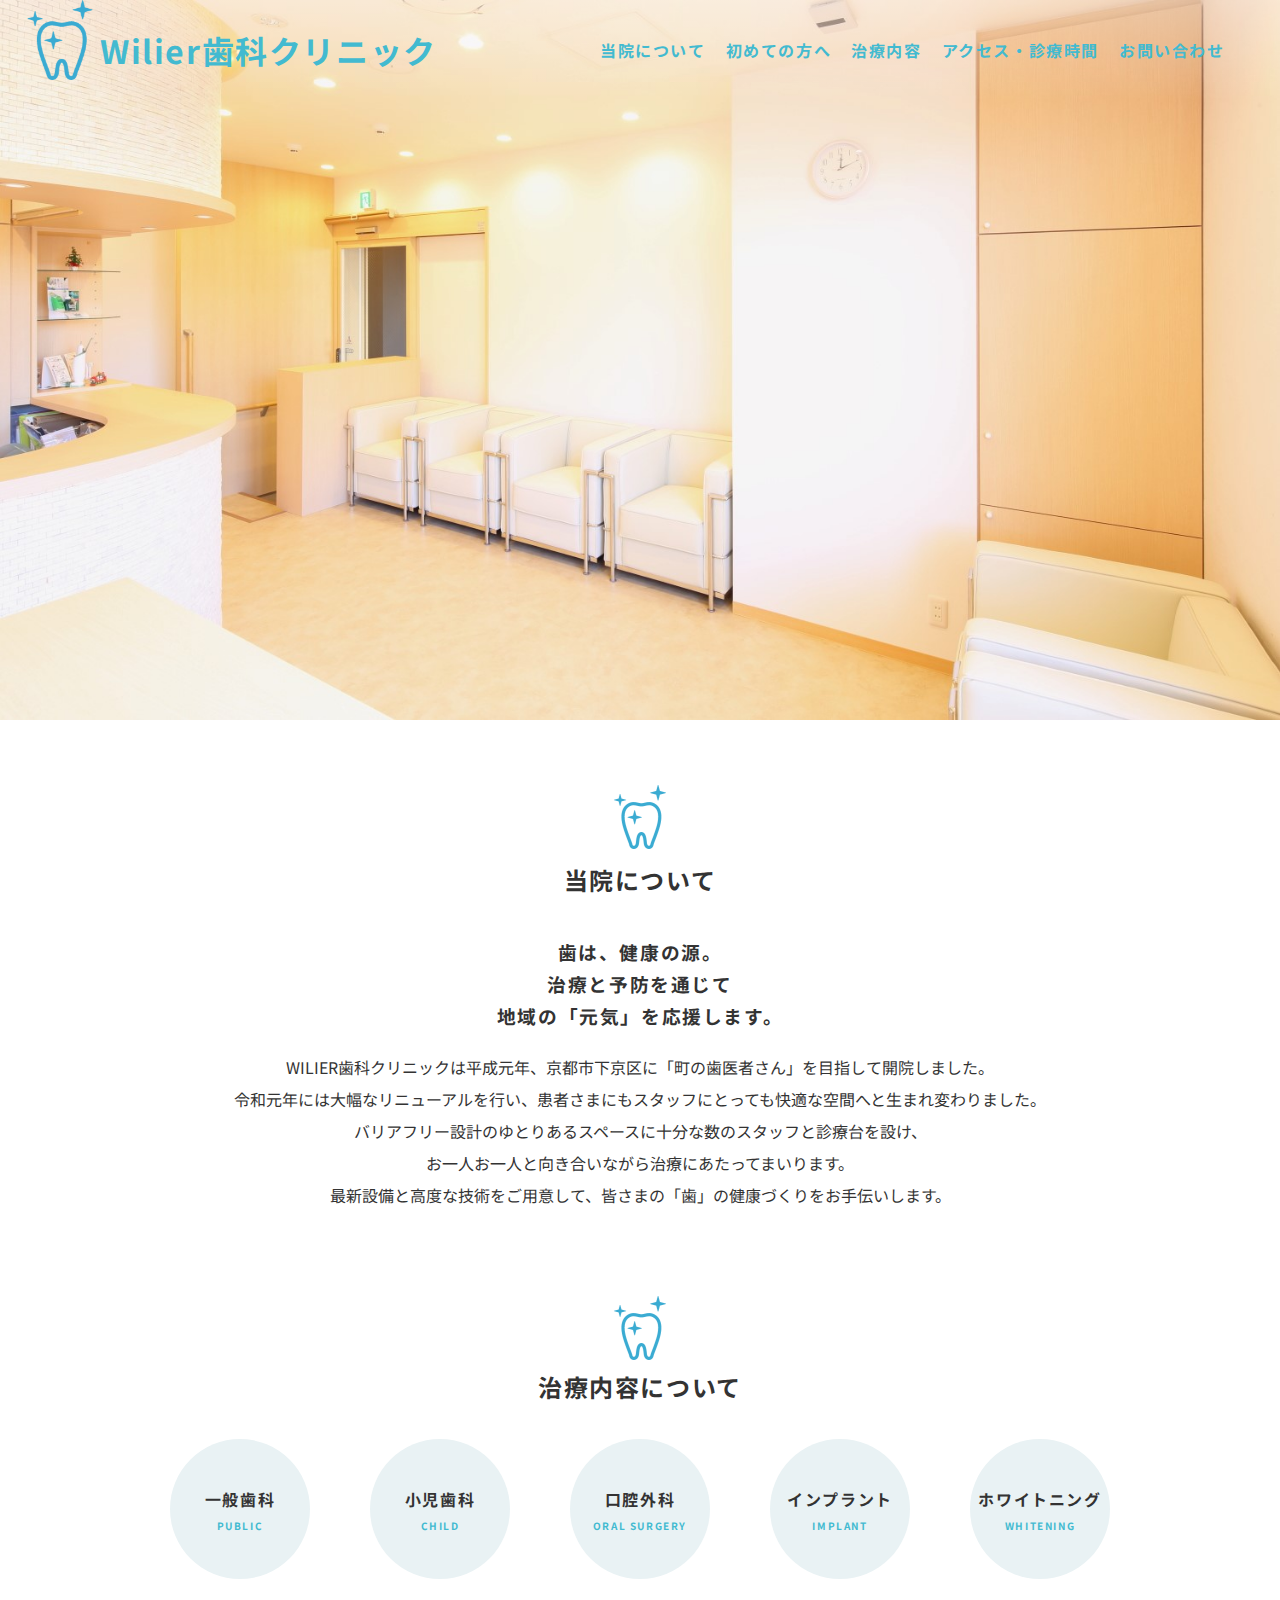
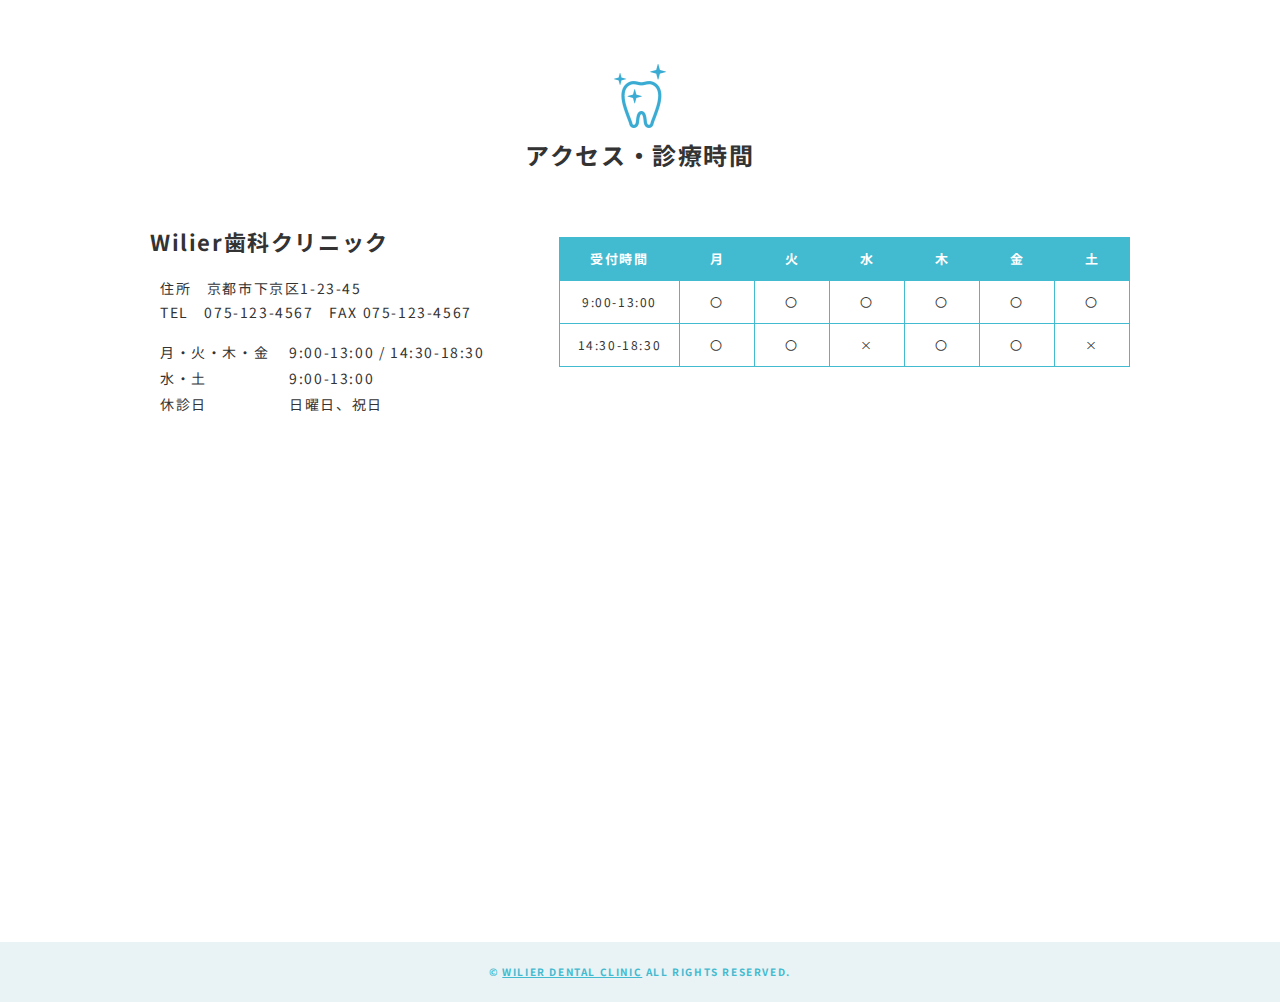
<file: index.html>
<!DOCTYPE html>
<html lang="ja">
  <head>
    <meta charset="utf-8">
    <title>Wilier歯科クリニック</title>
    <link rel="stylesheet" href="stylesheet.css">
    <link href="https://fonts.googleapis.com/css?family=Noto+Sans+JP" rel="stylesheet">
  </head>
  <body>
    <header id="top-page">
      <img class="img1" src="clinic.jpg" class="top-baner" alt="Wilier歯科クリニック">
      <div class="head-bar">

      <div class="header-logo">

      <img class="img2" src="tooth.png">
      <h1><a href="index.html">Wilier歯科クリニック</a></h1>

      </div>
          <nav class="top-nav">
        <ul>
          <li><a href="#concept">当院について</a></li>
          <li><a href="first-visitor.html">初めての方へ</a></li>
          <li><a href="#subject">治療内容</a></li>
          <li><a href="#information">アクセス・診療時間</a></li>
          <li><a href="contact.html">お問い合わせ</a></li>
        </ul>
      </nav>

      </div>

    </header>
    <div class="main">
      <main>


        <section id="concept" class="site-width">
          <img src="tooth.png" alt="">
          <h2 class="title">当院について</h2>
          <h3 class="sub-title">歯は、健康の源。<br>
              治療と予防を通じて<br>
              地域の「元気」を応援します。</h3>
          <p>WILIER歯科クリニックは平成元年、京都市下京区に「町の歯医者さん」を目指して開院しました。<br>
              令和元年には大幅なリニューアルを行い、患者さまにもスタッフにとっても快適な空間へと生まれ変わりました。<br>
              バリアフリー設計のゆとりあるスペースに十分な数のスタッフと診療台を設け、<br>
              お一人お一人と向き合いながら治療にあたってまいります。<br>
              最新設備と高度な技術をご用意して、皆さまの「歯」の健康づくりをお手伝いします。</p>
        </section>
        <section id="subject" class="site-width">
          <img src="tooth.png" alt="">
          <h2 class="title">治療内容について</h2>
          <ul>
            <li>一般歯科<br><span>PUBLIC</span></li>
            <li>小児歯科<br><span>CHILD</span></li>
            <li>口腔外科<br><span>ORAL SURGERY</span></li>
            <li>インプラント<br><span>IMPLANT</span></li>
            <li>ホワイトニング<br><span>WHITENING</span></li>
          </ul>
        </section>

        <section id="information" class="site-width">
          <img src="tooth.png" alt="">
          <h2 class="title">アクセス・診療時間</h2>
          <div class="access">
            <h3 class="info-title">Wilier歯科クリニック</h3>
            <p>
              住所　京都市下京区1-23-45<br>
              TEL　075-123-4567　FAX 075-123-4567
            </p>
            <table>
              <tr>
              <td>月・火・木・金</td><td>9:00-13:00 / 14:30-18:30</td>
              </tr>
              <tr>
              <td>水・土</td><td>9:00-13:00</td>
              </tr>
              <tr>
                <td>休診日</td><td>日曜日、祝日</td>
              </tr>
            </table>
          </div>
          <div class="time">
            <table>
              <thead>
                <tr>
                  <th>受付時間</th><th>月</th><th>火</th><th>水</th><th>木</th><th>金</th><th>土</th>
                </tr>
              </thead>
              <tbody>
                <tr>
                  <td>9:00-13:00</td><td>〇</td><td>〇</td><td>〇</td><td>〇</td><td>〇</td><td>〇</td>
                </tr>
                <tr>
                  <td>14:30-18:30</td><td>〇</td><td>〇</td><td>×</td><td>〇</td><td>〇</td><td>×</td>
                </tr>

              </tbody>
            </table>
          </div>

      </section>

        <section id="map">
          <iframe src="https://www.google.com/maps/embed?pb=!1m18!1m12!1m3!1d3268.832943353794!2d135.75657801462904!3d34.98584898036224!2m3!1f0!2f0!3f0!3m2!1i1024!2i768!4f13.1!3m3!1m2!1s0x600108ae918b02ef%3A0xb61a446e74a21c08!2z5Lqs6YO96aeF!5e0!3m2!1sja!2sjp!4v1563633018519!5m2!1sja!2sjp" width="980" height="340" frameborder="0" style="border:0" allowfullscreen></iframe>
        </section>
        </main>
    </div>

    <footer>
      © <a href="index.html">WILIER DENTAL CLINIC</a> ALL RIGHTS RESERVED.
    </footer>
  </body>
</html>
</file>
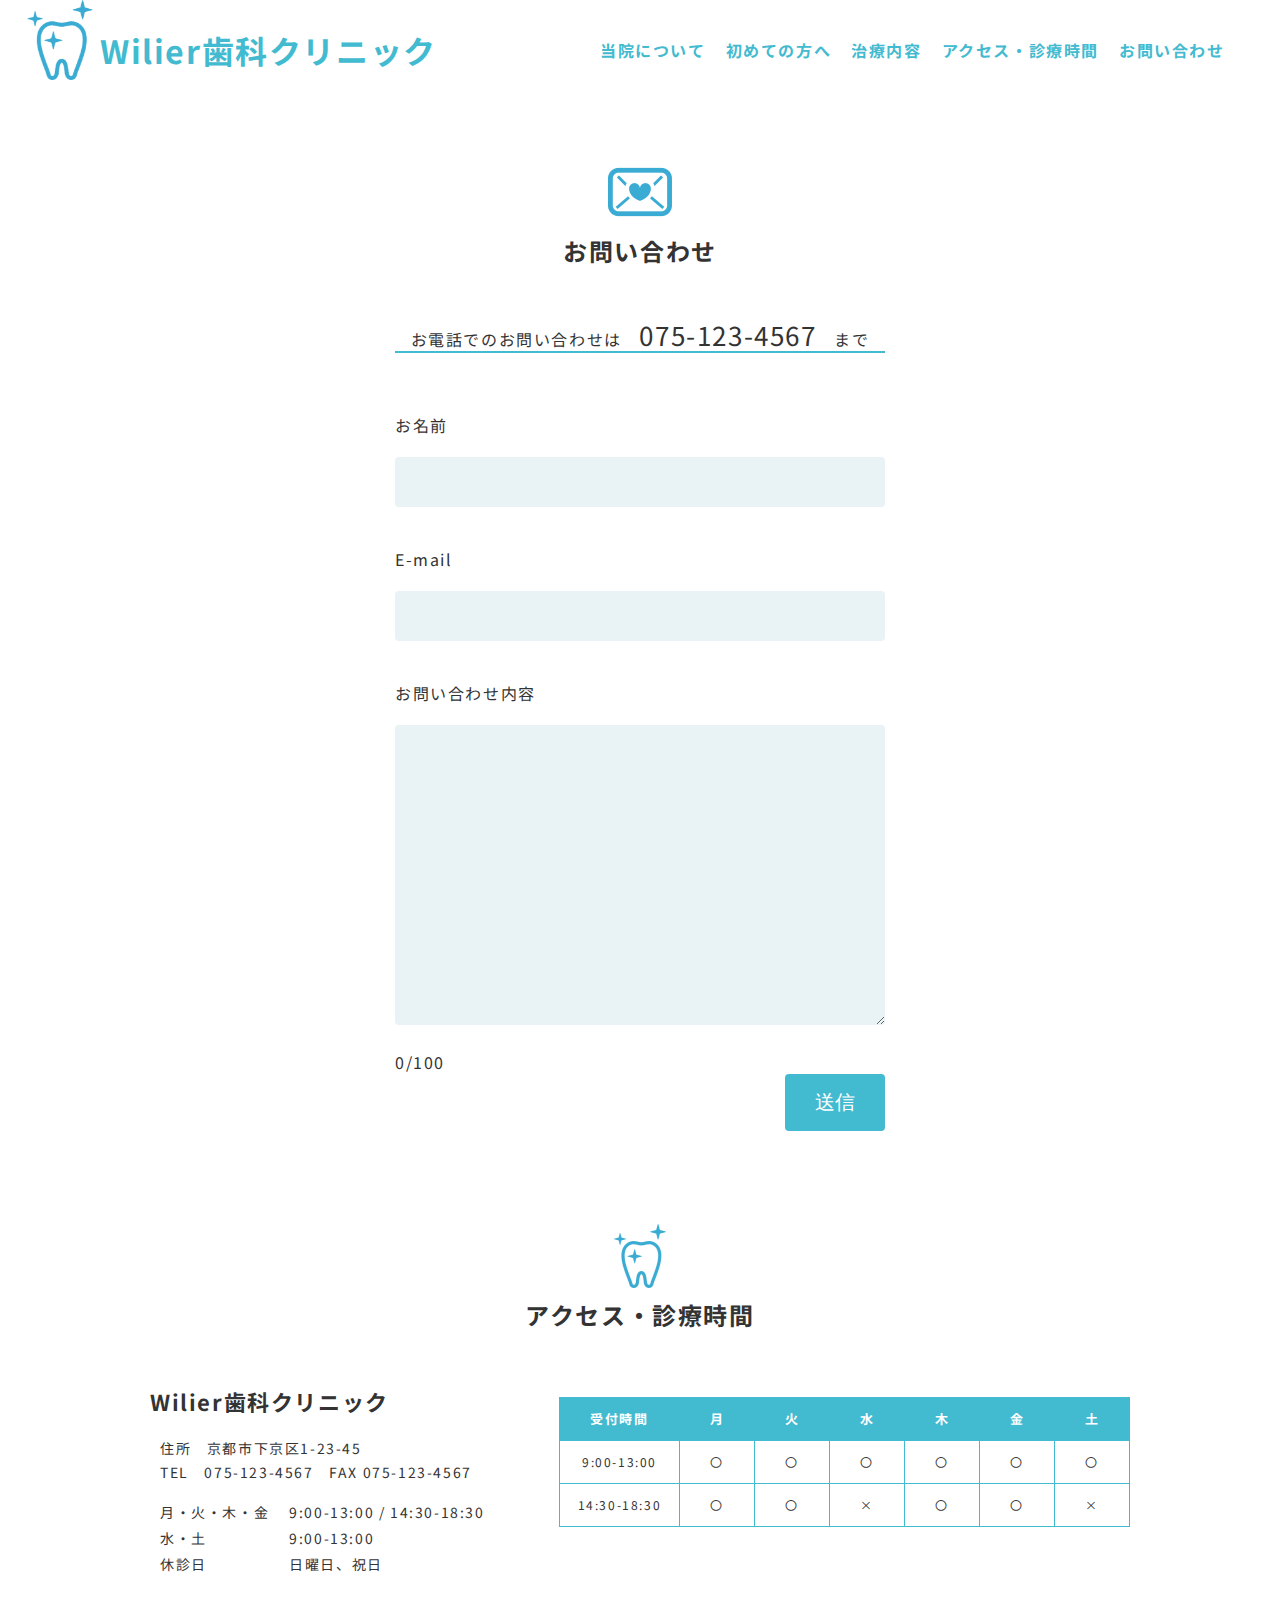
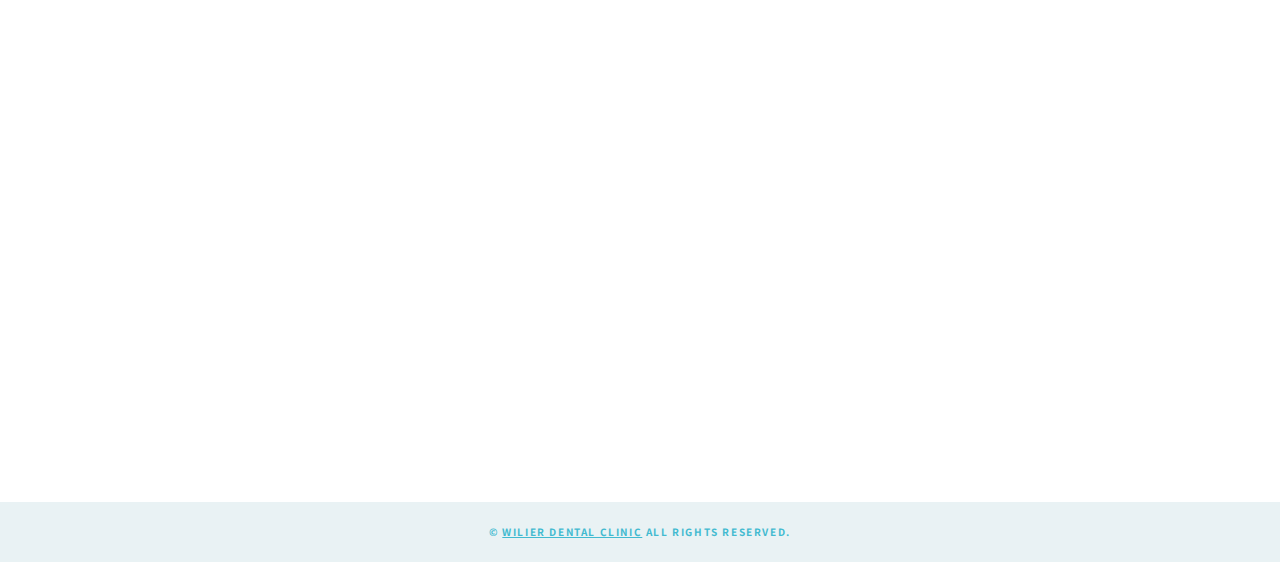
<file: contact.html>
<!DOCTYPE html>
<html lang="ja" dir="ltr">
  <head>
    <meta charset="utf-8">
    <title>Wilier歯科クリニック</title>
    <link rel="stylesheet" href="stylesheet.css">
    <link href="https://fonts.googleapis.com/css?family=Noto+Sans+JP" rel="stylesheet">
  </head>
  <body>
    <header id="top-page">
      <!-- <img class="img1" src="kids-2.jpg" class="top-baner" alt="Wilier歯科クリニック"> -->
      <div class="head-bar">

      <div class="header-logo">

      <img class="img2" src="tooth.png" alt="">
      <h1><a href="index.html">Wilier歯科クリニック</a></h1>

      </div>
          <nav class="top-nav">
        <ul>
          <li><a href="index.html#concept">当院について</a></li>
          <li><a href="first-visitor.html">初めての方へ</a></li>
          <li><a href="index.html#subject">治療内容</a></li>
          <li><a href="index.html#information">アクセス・診療時間</a></li>
          <li><a href="contact.html">お問い合わせ</a></li>
        </ul>
      </nav>

      </div>

    </header>
    <main>

    <section id="contact" class="site-width">
      <img src="email.png" alt="email">
      <h2 class="title">お問い合わせ</h2>
      <p>お電話でのお問い合わせは　<span class="phone">075-123-4567</span>　まで</p>
      <form>
        <div class="form-group">
          <label>
            お名前<span class="require"></span>
            <input type="text" name="name" class="valid-text">
          </label>
        </div>
        <div class="form-group">
          <label>
          E-mail<span class="require"></span>
          <input type="text" name="email" class="valid-email"><br>
          </label>
        </div>
        <div class="form-group">
          <label>
          お問い合わせ内容<span class="require"></span>
          <textarea name="comment" rows="10" cols="80" id="js-counter" class="valid-textarea"></textarea><br>
          </label>
        </div>
        <div class="counter">
          <span class="show-counter">0</span>/100
        </div>
        <input type="submit" name="submit" value="送信">
      </form>
    </section>

<!-- ここから追加 -->

        <section id="information" class="site-width">
          <img src="tooth.png" alt="">
          <h2 class="title">アクセス・診療時間</h2>
          <div class="access">
            <h3 class="info-title">Wilier歯科クリニック</h3>
            <p>
              住所　京都市下京区1-23-45<br>
              TEL　075-123-4567　FAX 075-123-4567
            </p>
            <table>
              <tr>
              <td>月・火・木・金</td><td>9:00-13:00 / 14:30-18:30</td>
              </tr>
              <tr>
              <td>水・土</td><td>9:00-13:00</td>
              </tr>
              <tr>
                <td>休診日</td><td>日曜日、祝日</td>
              </tr>
            </table>
          </div>
          <div class="time">
            <table>
              <thead>
                <tr>
                  <th>受付時間</th><th>月</th><th>火</th><th>水</th><th>木</th><th>金</th><th>土</th>
                </tr>
              </thead>
              <tbody>
                <tr>
                  <td>9:00-13:00</td><td>〇</td><td>〇</td><td>〇</td><td>〇</td><td>〇</td><td>〇</td>
                </tr>
                <tr>
                  <td>14:30-18:30</td><td>〇</td><td>〇</td><td>×</td><td>〇</td><td>〇</td><td>×</td>
                </tr>

              </tbody>
            </table>
          </div>

      </section>

        <section id="map">
          <iframe src="https://www.google.com/maps/embed?pb=!1m18!1m12!1m3!1d3268.832943353794!2d135.75657801462904!3d34.98584898036224!2m3!1f0!2f0!3f0!3m2!1i1024!2i768!4f13.1!3m3!1m2!1s0x600108ae918b02ef%3A0xb61a446e74a21c08!2z5Lqs6YO96aeF!5e0!3m2!1sja!2sjp!4v1563633018519!5m2!1sja!2sjp" width="980" height="340" frameborder="0" style="border:0" allowfullscreen></iframe>
        </section>
      </main>


    <footer>
      © <a href="index.html">WILIER DENTAL CLINIC</a> ALL RIGHTS RESERVED.
    </footer>
    <script src="https://code.jquery.com/jquery-3.4.1.min.js"></script>
    <script src="main.js"></script>
  </body>
</html>
</file>
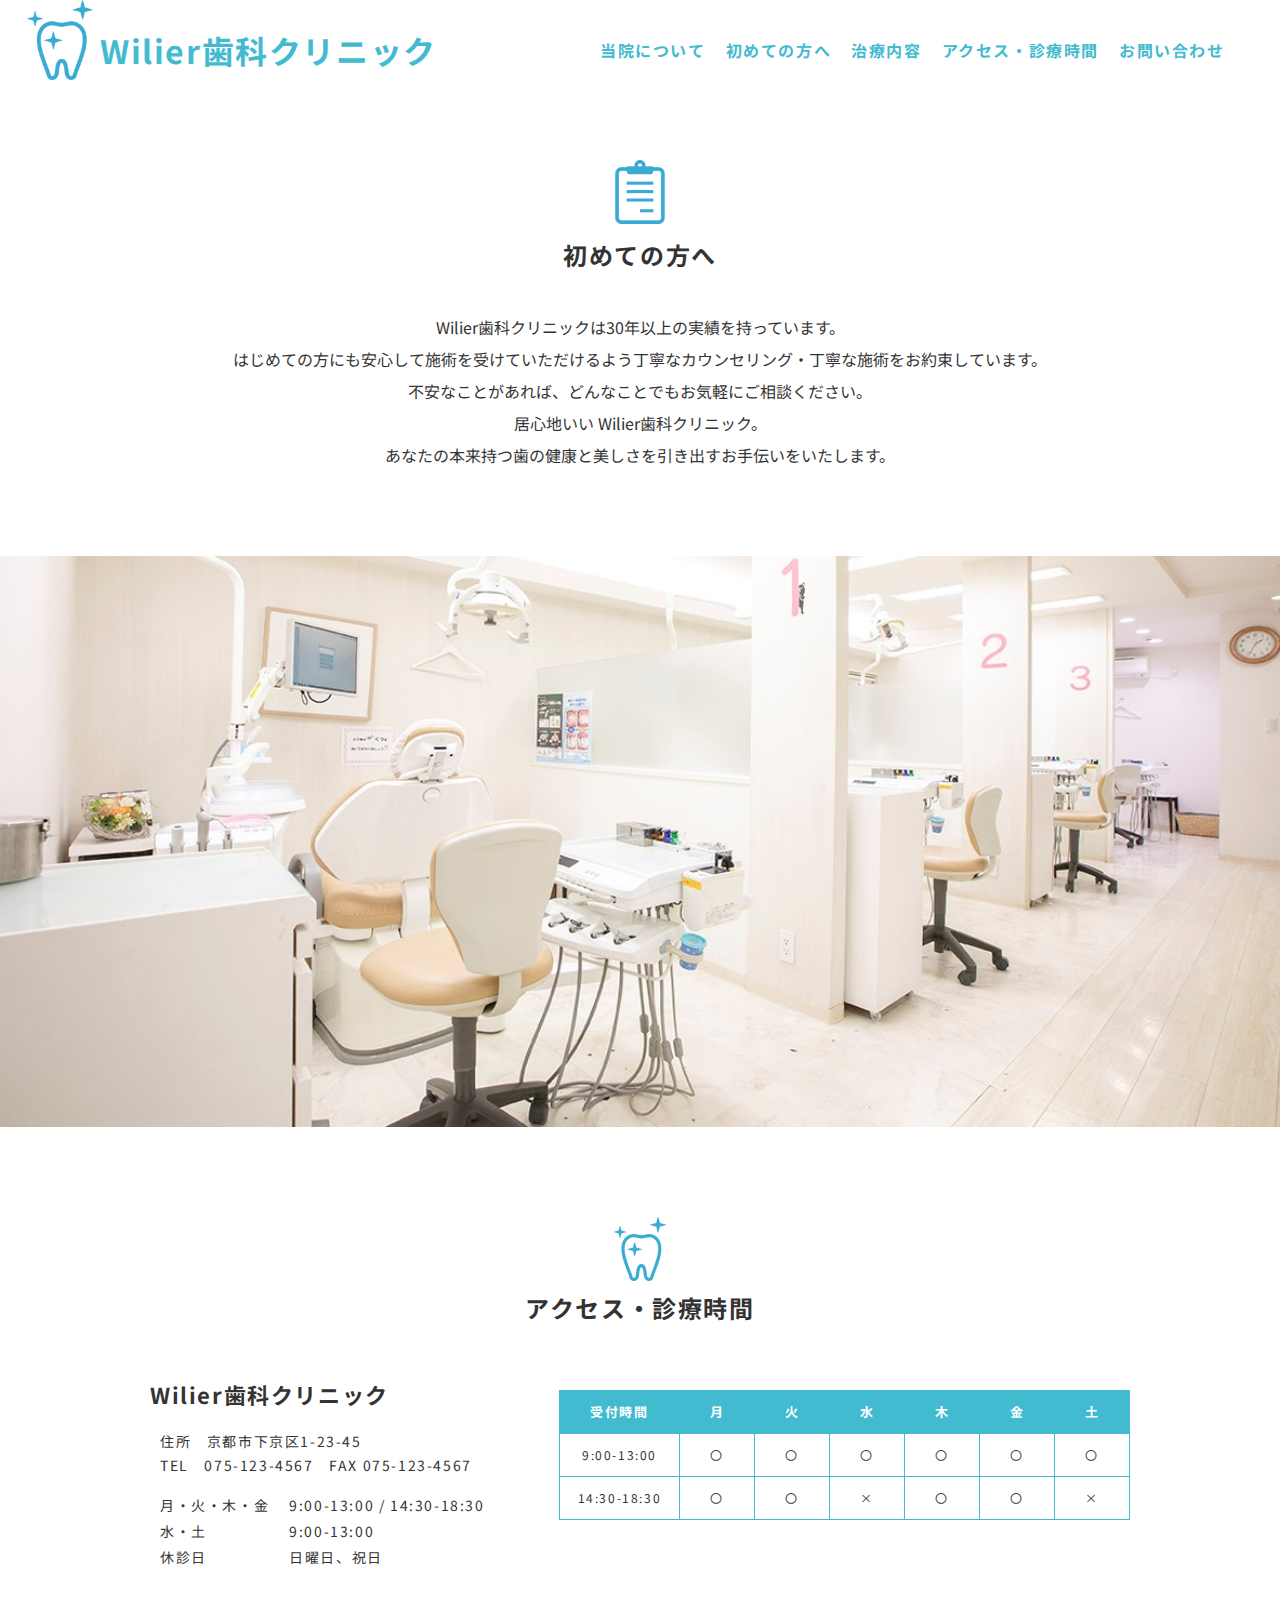
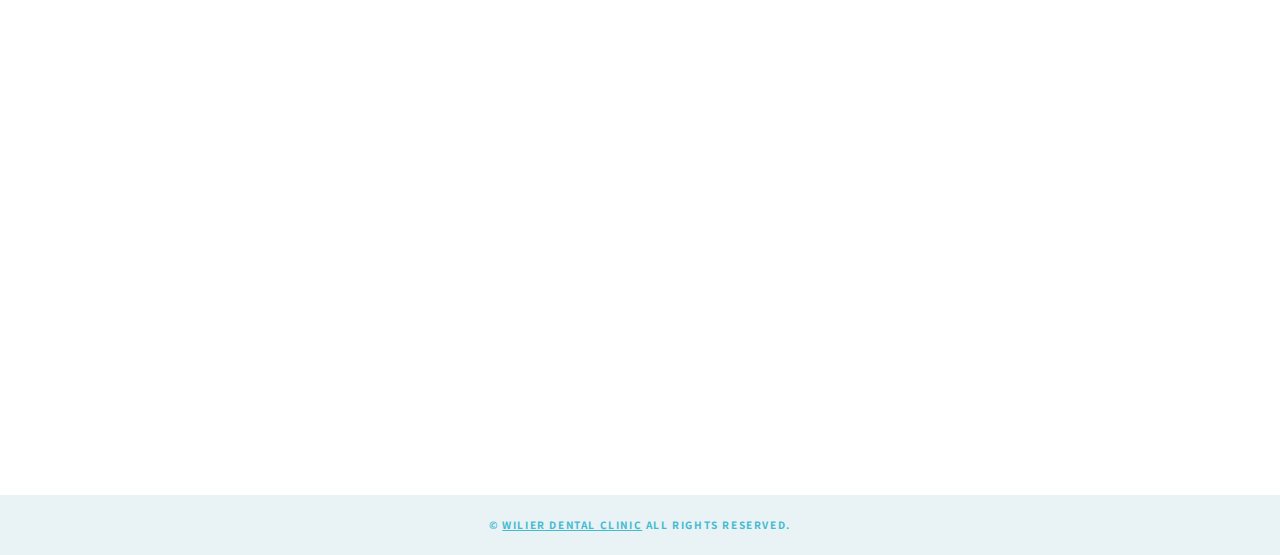
<file: first-visitor.html>
<!DOCTYPE html>
<html lang="ja">
  <head>
    <meta charset="utf-8">
    <title>Wilier歯科クリニック</title>
    <link rel="stylesheet" href="stylesheet.css">
    <link href="https://fonts.googleapis.com/css?family=Noto+Sans+JP" rel="stylesheet">
  </head>
  <body>
    <header id="top-page">
      <!-- <img class="img1" src="clinic.jpg" class="top-baner" alt="Wilier歯科クリニック"> -->
      <div class="head-bar">

      <div class="header-logo">

      <img class="img2" src="tooth.png">
      <h1><a href="index.html">Wilier歯科クリニック</a></h1>

      </div>
          <nav class="top-nav">
        <ul>
          <li><a href="index.html#concept">当院について</a></li>
          <li><a href="first-visitor.html">初めての方へ</a></li>
          <li><a href="index.html#subject">治療内容</a></li>
          <li><a href="index.html#information">アクセス・診療時間</a></li>
          <li><a href="contact.html">お問い合わせ</a></li>
        </ul>
      </nav>

      </div>

    </header>
  <body>
    <main>

      <!-- ここから本文 -->
      <section id="begginer" class="site-width">
        <img src="karute.png" alt="karute">
        <h2 class="title">初めての方へ</h2>
        <p>Wilier歯科クリニックは30年以上の実績を持っています。<br>
          はじめての方にも安心して施術を受けていただけるよう丁寧なカウンセリング・丁寧な施術をお約束しています。<br>
          不安なことがあれば、どんなことでもお気軽にご相談ください。<br>
          居心地いい Wilier歯科クリニック。<br>
          あなたの本来持つ歯の健康と美しさを引き出すお手伝いをいたします。</p>
        </section>

        <img class="haisha" src="haisha-2.jpg" alt="haisha">

            <section id="information" class="site-width">
              <img src="tooth.png" alt="">
              <h2 class="title">アクセス・診療時間</h2>
              <div class="access">
                <h3 class="info-title">Wilier歯科クリニック</h3>
                <p>
                  住所　京都市下京区1-23-45<br>
                  TEL　075-123-4567　FAX 075-123-4567
                </p>
                <table>
                  <tr>
                  <td>月・火・木・金</td><td>9:00-13:00 / 14:30-18:30</td>
                  </tr>
                  <tr>
                  <td>水・土</td><td>9:00-13:00</td>
                  </tr>
                  <tr>
                    <td>休診日</td><td>日曜日、祝日</td>
                  </tr>
                </table>
              </div>
              <div class="time">
                <table>
                  <thead>
                    <tr>
                      <th>受付時間</th><th>月</th><th>火</th><th>水</th><th>木</th><th>金</th><th>土</th>
                    </tr>
                  </thead>
                  <tbody>
                    <tr>
                      <td>9:00-13:00</td><td>〇</td><td>〇</td><td>〇</td><td>〇</td><td>〇</td><td>〇</td>
                    </tr>
                    <tr>
                      <td>14:30-18:30</td><td>〇</td><td>〇</td><td>×</td><td>〇</td><td>〇</td><td>×</td>
                    </tr>

                  </tbody>
                </table>
              </div>

          </section>

            <section id="map">
              <iframe src="https://www.google.com/maps/embed?pb=!1m18!1m12!1m3!1d3268.832943353794!2d135.75657801462904!3d34.98584898036224!2m3!1f0!2f0!3f0!3m2!1i1024!2i768!4f13.1!3m3!1m2!1s0x600108ae918b02ef%3A0xb61a446e74a21c08!2z5Lqs6YO96aeF!5e0!3m2!1sja!2sjp!4v1563633018519!5m2!1sja!2sjp" width="980" height="340" frameborder="0" style="border:0" allowfullscreen></iframe>
            </section>

            </main>
        <footer>
          © <a href="index.html">WILIER DENTAL CLINIC</a> ALL RIGHTS RESERVED.
        </footer>

  </body>
</html>
</file>
<file: stylesheet.css>
body {
  margin: 0;
  padding: 0;
  font-family: 'Noto Sans JP', sans-serif;
  color: #333;
  line-height: 150%;
  letter-spacing: 0.1em;
}

#concept p {
  letter-spacing: normal;
}

#begginer p {
  letter-spacing: normal;
}

#concept, #begginer {
  line-height: 200%;
}

.site-width {
  width: 980px;
  margin: 0 auto;
}

header {
background: linear-gradient(to bottom, rgba(255, 255, 255, 0.6), rgba(255, 255, 255, 0));
}

#top-page {
  height: 100%;
}

.header-logo {
  position: absolute;
  top:0;
}

header .img1 {
  width: 100%;
  position: relative;
}

header .img2 {
  float: left;
  height: 80px;
  width: 80px;
  margin-left: 20px;
}

header h1 {
  width: 350px;
  height: 100px;
  margin: 0;
  line-height: 100px;
  text-align: left;
  float: left;
}

header h1 a {
  text-decoration: none;
  color: #42bad0;
}

nav {
  width: 700px;
  height: 100px;
  float: right;
  position: absolute;
  top:0;
  right: 20px;
  z-index: 10;
}

nav ul {
  margin: 0;
  line-height: 100px;
}

nav li {
  list-style: none;
  float: left;
  padding-right: 20px;
  font-weight: bold;
}

nav a {
  text-decoration: none;
    color: #42bad0;
}

nav a:hover {
  text-decoration: underline;
}

.header-logo {
  width: 100%;
  background: linear-gradient(to bottom, rgba(255, 255, 255, 0.4), rgba(255, 255, 255, 0));
  margin: 0 auto;
  z-index: 10;
}

.title {
  text-align: center;
  margin-top: 15px;
  margin-bottom: 40px;
}

.sub-title {
  text-align: center;
}

#concept, #begginer p {
  text-align: center;
}

#concept, #begginer, #subject, #information {
  margin-bottom: 85px;
}

#subject ul {
  padding: 0;
  box-sizing: border-box;
}

#subject li {
  width: 140px;
  height: 140px;
  background: #e9f2f4;
  font-weight: bold;
  margin-right: 60px;
  text-align: center;
  list-style: none;
  padding-top: 48px;
  border-radius: 70px;
  -webkit-border-radius: 70px;
  -moz-border-radius: 70px;
  float: left;
  box-sizing: border-box;
}

#subject li:first-child {
  margin-left: 20px;
}

#subject li:last-child {
  margin-right: 0;
}

#subject span {
  font-size: 10px;
  font-weight: bold;
  color: #42bad0;
}

#subject {
  overflow: hidden;
}

.access {
  float: left;
  margin-bottom: 60px;
}

.access p, td {
  font-size: 14px;
  padding: 1px 10px;
}

table {
  border-collapse: collapse;
  border-spacing: 0;
}

.time {
  margin-top: 30px;
  text-align: center;
  float: right;
}

.time th {
  width: 75px;
  height: 40px;
  line-height: 40px;
  border: 1px solid #42bad0;
  box-sizing: border-box;
}

.time th:first-child {
   width: 120px;
}

.time td {
  height: 40px;
  line-height: 40px;
  border: 1px solid #42bad0;
}

.time thead {
  font-size: 13px;
}

.time thead th {
  background: #42bad0;
  color: white;
  border: 1px solid #42bad0;
}

.time td {
  font-size: 12px;
}

.time tbody th {
  font-weight: normal;
}

#map {
  text-align: center;
}

footer {
  height: 60px;
  line-height: 60px;
  text-align: center;
  background: #e9f2f4;
  font-size: 10px;
  font-weight: bold;
  color: #42bad0;
}

footer a {
  color: #42bad0;
}

#concept img  {
  margin-top: 60px;
  width: 64px;
  height: 64px;
  margin: 0 auto;
  display: block;
}

#subject img {
  margin-top: 60px;
  width: 64px;
  height: 64px;
  margin: 0 auto;
  display: block;
}

#information img {
  margin-top: 60px;
  width: 64px;
  height: 64px;
  margin: 0 auto;
  display: block;
}

#begginer img  {
  margin-top: 60px;
  width: 64px;
  height: 64px;
  margin: 0 auto;
  display: block;
}

main{
  margin-top: 60px;
  margin-bottom: 120px;
}

.info-title {
  font-size: 22px;
}

#contact {
  margin-top: 160px;
  margin-bottom: 150px;
  text-align: center;
}

#contact h2 {
  margin-bottom: 60px;
}

#contact p {
  width: 50%;
  margin: 0 auto 60px auto;
  border-bottom: 2px solid #42bad0;
}

.phone {
  font-size: 26px;
}

form {
  width: 50%;
  margin: 0 auto;
  text-align: left;
}

input, textarea {
  border-radius: 4px;
}

input[type="text"] {
  width: 100%;
  height:50px;
  padding: 10px 10px;
  background: #e9f2f4;
  font-size: 18px;
  border: none;
  box-sizing: border-box;
  margin-top :20px;
  margin-bottom: 40px;
}

textarea {
  width: 100%;
  height: 300px;
  padding: 10px 10px;
  background: #e9f2f4;
  font-size: 18px;
  border: none;
  box-sizing: border-box;
  margin-top :20px;
  margin-bottom: 20px;
}

input[type="submit"] {
  padding: 15px 30px;
  float: right;
  overflow: hidden;
  background: #42bad0;
  color: rgb(255,255,255);
  font-size: 20px;
  border: none;
}

#contact img  {
  margin-top: 60px;
  width: 64px;
  height: 64px;
  margin: 0 auto;
  display: block;
}

#begginer {
  margin-top: 160px;
}

.haisha {
  width: 100%;
  margin-bottom: 85px;
}

/* エラーが無いとき */
.success {
  color: #2fb4ce;
}
/* エラーが出たとき */
.error {
  color: #ff4d4b;
}

.error input, .error textarea {
  border: 1px solid #ff4d4b;
}
</file>
